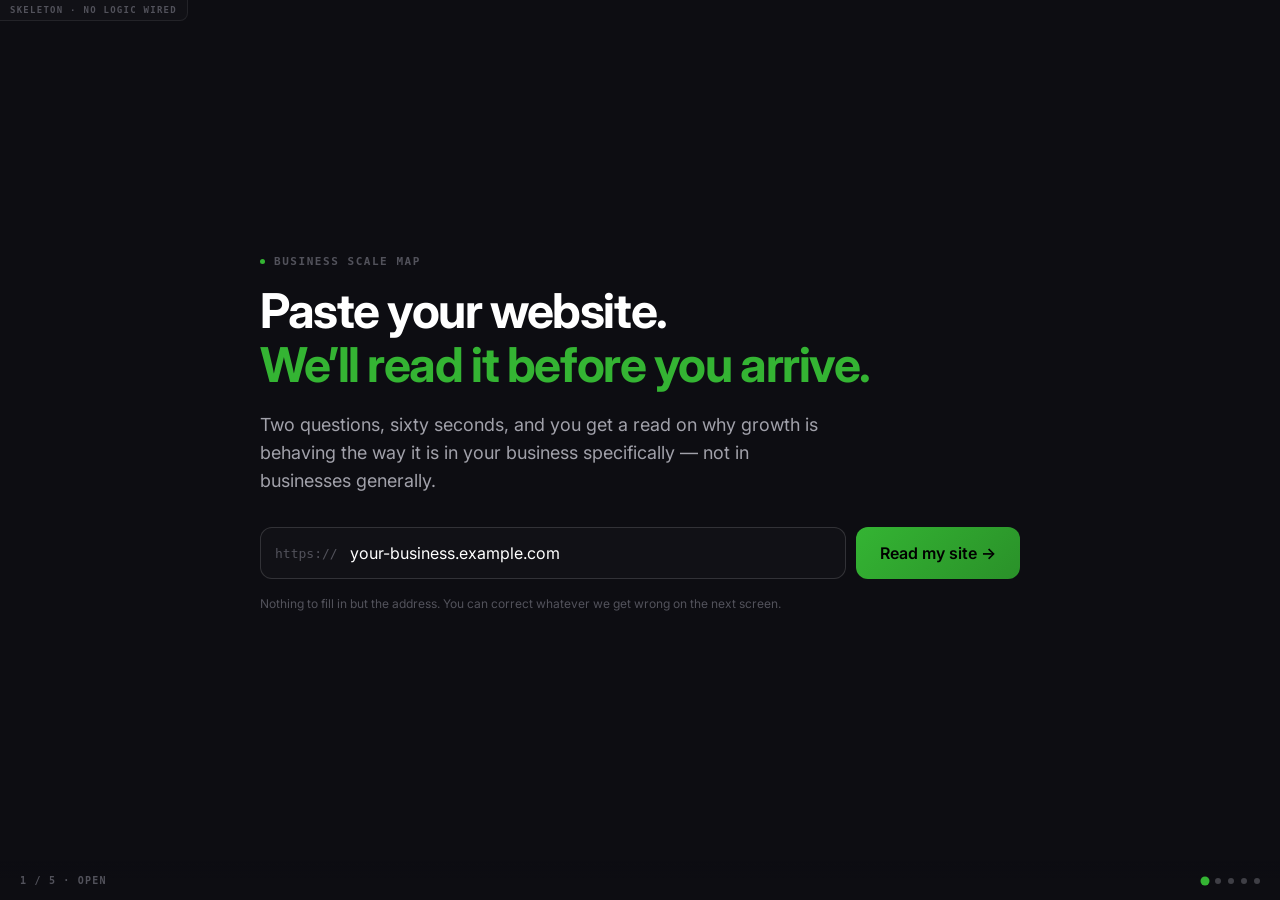
<file: index.html>
<!doctype html>
<html lang="en">
<head>
<meta charset="utf-8" />
<meta name="viewport" content="width=device-width, initial-scale=1, viewport-fit=cover" />
<!-- This is an internal review artefact. It has been published to a public URL once
     already; noindex lives at SOURCE so it survives any future publish path rather
     than depending on the deploy script remembering. -->
<meta name="robots" content="noindex, nofollow" />
<title>Scale Map — skeleton</title>
<link rel="preconnect" href="https://fonts.googleapis.com" />
<link rel="preconnect" href="https://fonts.gstatic.com" crossorigin />
<link href="https://fonts.googleapis.com/css2?family=Inter:wght@400;600;700&display=swap" rel="stylesheet" />
<link rel="stylesheet" href="skeleton.css" />
</head>
<body>

<div class="mocktag">Skeleton · no logic wired</div>

<main class="snap" id="snap">

  <!-- ══ 1 · OPEN ══════════════════════════════════════════════════ -->
  <section class="scene" id="s1" aria-labelledby="s1h">
    <div class="wrap">
      <p class="eyebrow rise">Business Scale Map</p>

      <h1 class="h-xl mt-4 rise" id="s1h">
        Paste your website.<br />
        <span class="accent">We&rsquo;ll read it before you arrive.</span>
      </h1>

      <p class="lede mt-5 rise" style="max-width: 52ch;">
        Two questions, sixty seconds, and you get a read on why growth is behaving
        the way it is in your business specifically &mdash; not in businesses generally.
      </p>

      <div class="urlbar mt-8 rise">
        <label class="urlfield" for="url">
          <span class="scheme">https://</span>
          <input id="url" type="text" value="your-business.example.com"
                 autocomplete="off" spellcheck="false" aria-label="Your website address" />
        </label>
        <button class="btn btn-wide" data-go="#s2">Read my site &rarr;</button>
      </div>

      <p class="micro mt-4 rise">
        Nothing to fill in but the address. You can correct whatever we get wrong on the next screen.
      </p>
    </div>
  </section>

  <!-- ══ 2 · ASK ═══════════════════════════════════════════════════ -->
  <section class="scene" id="s2" aria-labelledby="s2h">
    <div class="wrap">
      <p class="eyebrow rise">Check our reading</p>

      <h2 class="h-lg mt-4 rise" id="s2h">Here&rsquo;s what we read. Fix anything we got wrong.</h2>

      <p class="body mt-3 rise" style="max-width: 56ch;">
        Not so we can tell you about your own business &mdash; you know it far better
        than we do. Only so the rest of this is about you and not about someone
        vaguely like you.
      </p>

      <div class="card mirror mt-5 rise">
        <dl>
          <div>
            <dt>What you sell</dt>
            <dd>Executive and team coaching &mdash; leadership development run as a
                structured program rather than one-off sessions.</dd>
          </div>
          <div>
            <dt>Who you sell to</dt>
            <dd>CEOs, C-suite executives and senior leadership teams.</dd>
          </div>
          <div>
            <dt>Where you are</dt>
            <dd>Example City &middot; two decades in business &middot; a small team.</dd>
          </div>
        </dl>
      </div>

      <div class="dx mt-8">
      <fieldset class="opts-group rise">
        <legend class="picker-legend">Where does business come from today?</legend>
        <p class="small picker-hint">Tick everything that&rsquo;s actually running.</p>
        <div class="opts" data-picker="channels">
          <!-- options injected from the same list as lib/selection.ts -->
        </div>
      </fieldset>

      <fieldset class="opts-group mt-6 mt-0-lg rise">
        <legend class="picker-legend">What&rsquo;s going wrong with it?</legend>
        <p class="small picker-hint">Be honest here &mdash; it&rsquo;s the only part we can&rsquo;t work out from your site.</p>
        <div class="opts" data-picker="problems">
          <!-- options injected -->
        </div>
      </fieldset>

      </div>

      <div class="mt-8 rise">
        <button class="btn btn-wide" data-go="#s3">Build my map &rarr;</button>
      </div>
    </div>
  </section>

  <!-- ══ 3 · DIAGNOSIS ═════════════════════════════════════════════ -->
  <section class="scene" id="s3" aria-labelledby="s3h">
    <div class="wrap">
      <p class="eyebrow rise">Your situation</p>

      <h2 class="h-lg mt-4 rise" id="s3h">
        Two decades of reputation, and still no way to know what next
        quarter looks like.
      </h2>

      <!-- The hedge. Two channels named ⇒ `hedged` confidence: we may not
           attribute a problem to a specific channel, and the copy has to say so
           out loud rather than quietly generalising. -->
      <p class="hedge body mt-4 rise">
        You named two places business comes from &mdash; people who refer you, and
        rooms you speak in. We can&rsquo;t tell from here which one is causing the
        swing, and we&rsquo;d be guessing if we said. This is what&rsquo;s true of both.
      </p>

      <div class="dx mt-5">
      <div class="dx-col">
      <!-- Credit before critique. This block renders ABOVE the broken one and
           that ordering is load-bearing, not a layout preference. On desktop the
           scene splits into two columns — both of these stay in the SAME column
           so "working above broken" holds at every width. -->
      <div class="card block block-good rise">
        <p class="block-head head-good"><span class="pip"></span>What&rsquo;s already working</p>
        <div class="mt-3">
          <div class="finding">
            <p class="finding-t">The right people are the ones reaching you.</p>
            <p class="finding-b">You didn&rsquo;t say the wrong buyers show up. With a
              C-suite buyer, that&rsquo;s reputation filtering for you &mdash; most
              businesses are trying to buy what you already have.</p>
          </div>
          <div class="finding">
            <p class="finding-t">The economics work.</p>
            <p class="finding-b">Cost wasn&rsquo;t on your list, so this isn&rsquo;t a pricing
              problem wearing a growth problem&rsquo;s clothes.</p>
          </div>
        </div>
      </div>

      <div class="card block mt-3 rise">
        <p class="block-head head-bad"><span class="pip"></span>What isn&rsquo;t</p>
        <div class="mt-3">
          <div class="finding">
            <p class="finding-t">It swings, and you can&rsquo;t see it coming.</p>
            <p class="finding-b">Both channels wait on someone else to act &mdash; a
              client to mention you, an organiser to book you.</p>
          </div>
          <div class="finding">
            <p class="finding-t">There aren&rsquo;t enough of them.</p>
            <p class="finding-b">Reputation is capped by how many people have already
              met you, and that number rises on its own terms.</p>
          </div>
          <div class="finding">
            <p class="finding-t">All of it runs through you.</p>
            <p class="finding-b">With a small team and both channels needing you in
              the room, your calendar is the ceiling.</p>
          </div>
        </div>
      </div>

      </div>

      <div class="dx-col">
      <div class="rise">
        <p class="block-head" style="color: var(--t5);"><span class="pip" style="background: var(--t5);"></span>What would have to change</p>
        <ol class="reqs mt-3">
          <li>Conversations start without you starting them.</li>
          <li>Next quarter is knowable in advance, not discovered.</li>
          <li>The filtering reputation does now keeps happening at higher volume.</li>
        </ol>
      </div>

      <div class="promise mt-4 rise">
        <p class="body t2"><b class="t1">On the session:</b> what a coaching business
          with a C-suite buyer does once referrals stop being the whole plan &mdash;
          and what the first ninety days look like from here.</p>
      </div>
      </div>
      </div>
    </div>
  </section>

  <!-- ══ 4 · PROOF ═════════════════════════════════════════════════ -->
  <section class="scene" id="s4" aria-labelledby="s4h">
    <div class="wrap">
      <p class="eyebrow rise">We&rsquo;ve been here before</p>

      <h2 class="h-lg mt-4 rise" id="s4h">Different businesses. Same before-state.</h2>

      <p class="body mt-3 rise" style="max-width: 54ch;">
        These aren&rsquo;t coaches. They&rsquo;re picked because they walked in describing
        your situation, not your industry.
      </p>

      <div class="proofs mt-6 rise">

        <article class="card proof">
          <p class="proof-name">Greg Smart</p>
          <p class="proof-co">500 More &middot; United Kingdom</p>
          <blockquote class="proof-q">
            &ldquo;My motivation&hellip; was actually pretty focused and targeted on how do
            I find a systematic way to generate more leads.&rdquo;
          </blockquote>
          <p class="proof-why"><b>Why this one:</b> arrived naming the same two
            things you did &mdash; not enough of them, and no way to predict them.</p>
        </article>

        <article class="card proof">
          <p class="proof-name">Jason Rotman</p>
          <p class="proof-co">Elevate Financial &middot; United States</p>
          <blockquote class="proof-q">
            &ldquo;It has produced more quality leads in literally a month [than] I
            probably got in nine to 12 months of just traditional prospecting.&rdquo;
          </blockquote>
          <p class="proof-why"><b>Why this one:</b> an independent advisor whose
            growth ran entirely through him personally, same as yours does.</p>
        </article>

        <article class="card proof">
          <p class="proof-name">Karl Lashkari</p>
          <p class="proof-co">Men of Mastery &middot; Global</p>
          <blockquote class="proof-q">
            &ldquo;&hellip;I&rsquo;ve invested in other consultants and other things in the past.
            One thing that really stood out about [the program] was the personalization
            and holding your hand and being there with you along the way.&rdquo;
          </blockquote>
          <p class="proof-why"><b>Why this one:</b> sells a high-trust coaching
            relationship to senior people &mdash; the closest thing here to what you do.</p>
        </article>

      </div>
    </div>
  </section>

  <!-- ══ 5 · CTA ═══════════════════════════════════════════════════ -->
  <section class="scene" id="s5" aria-labelledby="s5h">
    <div class="wrap cta-wrap">
      <p class="eyebrow rise" style="display:inline-block;">Your next step</p>

      <h2 class="h-xl mt-4 rise" id="s5h">
        You know what&rsquo;s wrong.<br />
        <span class="accent">Come and find out what changes it.</span>
      </h2>

      <p class="lede mt-5 rise" style="max-width: 46ch; margin-left:auto; margin-right:auto;">
        Ninety minutes, live, no recording. Built for exactly the situation
        above &mdash; a business that works, growing in a way that doesn&rsquo;t.
      </p>

      <div class="mt-8 rise">
        <button class="btn btn-lg">Save my seat &rarr;</button>
      </div>

      <div class="mt-6 rise">
        <span class="cta-when">Thursday &middot; 11:00 AM MST</span>
      </div>
    </div>
  </section>

</main>

<nav class="rail" aria-label="Scene navigation">
  <span class="rail-label" id="railLabel">1 / 5 &middot; Open</span>
  <div class="dots" id="dots"></div>
</nav>

<script src="skeleton.js"></script>
</body>
</html>
</file>
<file: skeleton.css>
/*
 * Scale Map skeleton — visual mockup only.
 *
 * Tokens are lifted verbatim from app/globals.css on `main` so this reads as the
 * same object as the real app. Where a value here has no counterpart on main it
 * is marked NEW and exists only because the skeleton has scenes main doesn't.
 */

:root {
  --ink:        #0d0d12;
  --ink-2:      #111116;
  --surface:    rgba(255,255,255,0.02);
  --line:       rgba(255,255,255,0.08);
  --line-2:     rgba(255,255,255,0.14);

  --brand:      #34b433;
  --brand-2:    #34d399;
  --brand-dim:  #1d5f2b;

  --warn:       #fbbf24;
  --danger:     #ef4444;

  --t1: #ffffff;
  --t2: #e4e4e7;
  --t3: #a1a1aa;
  --t4: #71717a;
  --t5: #52525b;
  --t6: #3f3f46;

  --font-sans: 'Inter', -apple-system, BlinkMacSystemFont, 'Segoe UI', sans-serif;
  --font-mono: 'SF Mono', 'Fira Code', ui-monospace, monospace;

  /* The prospect's own brand colour is injected per-map in the real app. The
     example persona here is fictional and has no brand colour, so this stays on
     the QS green fallback. */
  --accent: #34b433;
  --accent-soft: rgba(52,180,51,0.14);

  color-scheme: dark;
}

* { box-sizing: border-box; }

html, body {
  margin: 0;
  overflow-x: hidden;
  background: var(--ink);
  color: var(--t2);
  font-family: var(--font-sans);
  -webkit-font-smoothing: antialiased;
}

h1, h2, h3 {
  color: var(--t1);
  letter-spacing: -0.03em;
  font-weight: 700;
  margin: 0;
}

p { margin: 0; }

/* ── chrome ────────────────────────────────────────────────────────── */

.eyebrow {
  font-family: var(--font-mono);
  font-size: 11px;
  font-weight: 700;
  letter-spacing: 0.14em;
  text-transform: uppercase;
  color: var(--t5);
}
.eyebrow::before {
  content: '';
  display: inline-block;
  width: 5px; height: 5px;
  border-radius: 50%;
  background: var(--accent);
  margin-right: 9px;
  vertical-align: middle;
}

.card {
  background: var(--surface);
  border: 1px solid var(--line);
  border-radius: 14px;
}

.snap {
  scroll-snap-type: y proximity;
  overflow-y: auto;
  height: 100svh;
  scroll-behavior: smooth;
}

.scene {
  min-height: 100svh;
  scroll-snap-align: start;
  display: flex;
  flex-direction: column;
  justify-content: safe center;
  padding: 56px 20px 104px;
  overflow-x: hidden;
}

@media (min-width: 768px) {
  .scene { padding: 72px 56px 104px; }
}

.wrap { width: 100%; max-width: 760px; margin: 0 auto; }

/* NEW — the skeleton has no countdown bar, so the rail carries scene position. */
.rail {
  position: fixed;
  left: 0; right: 0; bottom: 0;
  z-index: 40;
  display: flex;
  align-items: center;
  justify-content: space-between;
  gap: 12px;
  padding: 14px 20px calc(14px + env(safe-area-inset-bottom));
  background: linear-gradient(to top, var(--ink) 55%, rgba(13,13,18,0));
}
.dots { display: flex; gap: 7px; }
.dot {
  width: 6px; height: 6px;
  border-radius: 50%;
  background: var(--t6);
  border: 0; padding: 0;
  cursor: pointer;
  transition: background 0.25s ease, transform 0.25s ease;
}
.dot[aria-current='true'] { background: var(--accent); transform: scale(1.5); }
.rail-label {
  font-family: var(--font-mono);
  font-size: 10px;
  font-weight: 700;
  letter-spacing: 0.12em;
  text-transform: uppercase;
  color: var(--t5);
}

/* NEW — honesty tag. This is a mockup and should never be mistaken for the app. */
.mocktag {
  position: fixed;
  top: 0; left: 0;
  z-index: 50;
  font-family: var(--font-mono);
  font-size: 9px;
  font-weight: 700;
  letter-spacing: 0.14em;
  text-transform: uppercase;
  color: var(--t5);
  background: var(--ink-2);
  border-right: 1px solid var(--line);
  border-bottom: 1px solid var(--line);
  border-bottom-right-radius: 8px;
  padding: 5px 10px;
}

/* ── type scale ────────────────────────────────────────────────────── */

.h-xl { font-size: 30px; line-height: 1.12; }
.h-lg { font-size: 26px; line-height: 1.15; }
.h-md { font-size: 19px; line-height: 1.25; }
.lede { font-size: 16px; line-height: 1.55; color: var(--t3); }
.body { font-size: 15px; line-height: 1.6; color: var(--t3); }
.small { font-size: 13px; line-height: 1.55; color: var(--t4); }
.micro { font-size: 12px; line-height: 1.5; color: var(--t5); }

@media (min-width: 768px) {
  .h-xl { font-size: 48px; }
  .h-lg { font-size: 38px; }
  .h-md { font-size: 22px; }
  .lede { font-size: 18px; }
}

.accent { color: var(--accent); }
.t1 { color: var(--t1); }
.t2 { color: var(--t2); }

.mt-2 { margin-top: 8px; }
.mt-3 { margin-top: 12px; }
.mt-4 { margin-top: 16px; }
.mt-5 { margin-top: 20px; }
.mt-6 { margin-top: 24px; }
.mt-8 { margin-top: 32px; }

/* ── scene 1 · open ────────────────────────────────────────────────── */

.urlbar {
  display: flex;
  flex-direction: column;
  gap: 10px;
}
@media (min-width: 560px) {
  .urlbar { flex-direction: row; }
}
.urlfield {
  flex: 1;
  min-width: 0;
  display: flex;
  align-items: center;
  gap: 10px;
  background: var(--surface);
  border: 1px solid var(--line-2);
  border-radius: 12px;
  padding: 0 14px;
  height: 52px;
}
.urlfield span.scheme {
  font-family: var(--font-mono);
  font-size: 13px;
  color: var(--t5);
  flex-shrink: 0;
}
.urlfield input {
  flex: 1;
  min-width: 0;
  background: transparent;
  border: 0;
  outline: none;
  color: var(--t1);
  font-family: var(--font-sans);
  font-size: 16px; /* 16px stops iOS zooming the page on focus */
}

.btn {
  display: inline-flex;
  align-items: center;
  justify-content: center;
  height: 52px;
  padding: 0 24px;
  border: 0;
  border-radius: 12px;
  font-family: var(--font-sans);
  font-size: 16px;
  font-weight: 600;
  color: #000;
  background: linear-gradient(135deg, #34b433, #2a9129);
  cursor: pointer;
  transition: transform 0.12s ease, filter 0.2s ease;
}
.btn:hover { filter: brightness(1.06); }
.btn:active { transform: scale(0.985); }
.btn:focus-visible {
  outline: 2px solid var(--accent);
  outline-offset: 3px;
}
.btn-wide { width: 100%; }
@media (min-width: 560px) {
  .btn-wide { width: auto; }
}

/* ── scene 2 · mirror + pickers ────────────────────────────────────── */

.mirror { padding: 18px; }
.mirror dl { margin: 0; display: grid; gap: 14px; }
.mirror dt {
  font-family: var(--font-mono);
  font-size: 10px;
  font-weight: 700;
  letter-spacing: 0.12em;
  text-transform: uppercase;
  color: var(--t5);
  margin-bottom: 4px;
}
.mirror dd { margin: 0; font-size: 15px; line-height: 1.5; color: var(--t2); }

/* Reset as a class, not inline: an inline `margin:0` silently beat the .mt-8
   utility on the fieldset and collapsed the gap between the mirror and the
   first picker. */
.opts-group {
  border: 0;
  padding: 0;
  margin-left: 0;
  margin-right: 0;
  margin-bottom: 0;
  min-width: 0;
}

.picker-legend {
  font-size: 15px;
  font-weight: 600;
  color: var(--t1);
  padding: 0;
  margin: 0 0 4px;
}
.picker-hint { margin-bottom: 12px; }

.opts {
  display: flex;
  flex-wrap: wrap;
  gap: 8px;
  border: 0; padding: 0; margin: 0;
}

.opt {
  display: inline-flex;
  align-items: center;
  gap: 9px;
  padding: 11px 14px 11px 12px;
  border: 1px solid var(--line-2);
  border-radius: 11px;
  background: var(--surface);
  color: var(--t3);
  font-size: 14px;
  line-height: 1.25;
  cursor: pointer;
  transition: border-color 0.18s ease, background 0.18s ease, color 0.18s ease;
  /* Tap targets stay ≥44px tall on a phone. */
  min-height: 44px;
}
.opt:hover { border-color: var(--t6); color: var(--t2); }
.opt input { position: absolute; opacity: 0; pointer-events: none; }
.opt .box {
  width: 17px; height: 17px;
  flex-shrink: 0;
  border: 1px solid var(--line-2);
  border-radius: 5px;
  display: grid;
  place-items: center;
  font-size: 10px;
  color: #000;
  transition: background 0.18s ease, border-color 0.18s ease;
}
.opt[data-on='true'] {
  border-color: color-mix(in srgb, var(--accent) 55%, transparent);
  background: var(--accent-soft);
  color: var(--t1);
}
.opt[data-on='true'] .box {
  background: var(--accent);
  border-color: var(--accent);
}
.opt:focus-within {
  outline: 2px solid var(--accent);
  outline-offset: 2px;
}

/* ── scene 3 · diagnosis ───────────────────────────────────────────── */

/*
 * The hedge. It is styled as a quiet aside rather than a warning banner: it is
 * a statement of what we can and can't know, not an error, and a yellow alert
 * box would read as "something went wrong".
 */
.hedge {
  border-left: 2px solid var(--t6);
  padding: 2px 0 2px 14px;
}

.block { padding: 18px; }

.block-head {
  display: flex;
  align-items: center;
  gap: 9px;
  font-family: var(--font-mono);
  font-size: 10px;
  font-weight: 700;
  letter-spacing: 0.12em;
  text-transform: uppercase;
}
.block-head .pip {
  width: 6px; height: 6px;
  border-radius: 50%;
  flex-shrink: 0;
}
.head-good { color: var(--brand-2); }
.head-good .pip { background: var(--brand-2); }
.head-bad { color: var(--warn); }
.head-bad .pip { background: var(--warn); }

/* Credit before critique: this ordering is load-bearing per the spec, so the
   working block carries a faint accent wash to make sure it reads first. */
.block-good {
  border-color: color-mix(in srgb, var(--brand-2) 22%, transparent);
  background: color-mix(in srgb, var(--brand-2) 5%, transparent);
}

.finding + .finding {
  margin-top: 14px;
  padding-top: 14px;
  border-top: 1px solid var(--line);
}
.finding-t { font-size: 15px; font-weight: 600; color: var(--t1); line-height: 1.35; }
.finding-b { font-size: 14px; line-height: 1.55; color: var(--t4); margin-top: 5px; }

/*
 * Desktop splits the diagnosis into two columns purely to fit: at 1280x800 the
 * single-column version was 1165px tall and the brief forbids a scene that
 * scrolls on desktop. The split is column-wise, never row-wise — "what's
 * working" and "what isn't" stay in ONE column so the credit-before-critique
 * ordering survives. On phones both columns stack and the reading order is
 * unchanged: working → broken → requirements → promise.
 */
.dx { display: grid; gap: 12px; }
.dx-col { min-width: 0; }
@media (min-width: 900px) {
  /* Asymmetric on purpose: the left column carries five findings and the right
     carries two blocks, so an even split leaves the right half empty while the
     left one wraps every line. The extra width buys back roughly a line per
     finding, which is most of what stopped the scene fitting in 800px. */
  .dx { grid-template-columns: 1.18fr 0.82fr; gap: 18px; align-items: start; }
  #s3 .wrap { max-width: 1060px; }
  #s3 { padding-top: 28px; padding-bottom: 48px; }
  #s3 .h-lg { font-size: 33px; }
  #s3 .block { padding: 16px; }
  #s3 .finding + .finding { margin-top: 11px; padding-top: 11px; }

  /* Scene 2 gets the same column treatment for the same reason: two stacked
     pickers put the submit button 1090px down the page. Channels and problems
     are independent questions, so side-by-side costs the reader nothing. */
  #s2 .dx { grid-template-columns: 1fr 1fr; }
  #s2 .mt-0-lg { margin-top: 0; }
  #s2 { padding-top: 48px; padding-bottom: 72px; }
}

.reqs { margin: 0; padding: 0; list-style: none; counter-reset: req; }
.reqs li {
  counter-increment: req;
  display: flex;
  gap: 12px;
  font-size: 15px;
  line-height: 1.5;
  color: var(--t2);
}
.reqs li + li { margin-top: 12px; }
.reqs li::before {
  content: counter(req);
  flex-shrink: 0;
  width: 22px; height: 22px;
  margin-top: 1px;
  border-radius: 50%;
  border: 1px solid color-mix(in srgb, var(--accent) 45%, transparent);
  color: var(--accent);
  font-family: var(--font-mono);
  font-size: 11px;
  font-weight: 700;
  display: grid;
  place-items: center;
}

.promise {
  border: 1px solid color-mix(in srgb, var(--accent) 30%, transparent);
  background: var(--accent-soft);
  border-radius: 14px;
  padding: 18px;
}

/* ── scene 4 · proof ───────────────────────────────────────────────── */

.proofs { display: grid; gap: 12px; }
@media (min-width: 900px) {
  .proofs { grid-template-columns: repeat(3, 1fr); }
}

.proof { padding: 18px; display: flex; flex-direction: column; }
.proof-name { font-size: 16px; font-weight: 700; color: var(--t1); }
.proof-co {
  font-family: var(--font-mono);
  font-size: 11px;
  letter-spacing: 0.06em;
  color: var(--t5);
  margin-top: 3px;
}
.proof-q {
  margin: 14px 0 0;
  font-size: 14px;
  line-height: 1.55;
  color: var(--t2);
  border-left: 2px solid color-mix(in srgb, var(--accent) 45%, transparent);
  padding-left: 12px;
}
.proof-why {
  margin-top: auto;
  padding-top: 14px;
  font-size: 12px;
  line-height: 1.5;
  color: var(--t5);
}
.proof-why b { color: var(--t3); font-weight: 600; }

/* ── scene 5 · cta ─────────────────────────────────────────────────── */

.cta-wrap { text-align: center; }
.cta-when {
  display: inline-flex;
  align-items: center;
  gap: 9px;
  border: 1px solid var(--line);
  border-radius: 999px;
  padding: 7px 15px;
  font-family: var(--font-mono);
  font-size: 11px;
  letter-spacing: 0.08em;
  color: var(--t4);
}
.btn-lg { height: 58px; padding: 0 34px; font-size: 17px; }

/* ── motion ────────────────────────────────────────────────────────── */

.rise {
  opacity: 0;
  transform: translateY(14px);
  transition: opacity 0.5s ease, transform 0.5s cubic-bezier(0.22, 1, 0.36, 1);
}
.rise.in { opacity: 1; transform: none; }

@media (prefers-reduced-motion: reduce) {
  *, *::before, *::after {
    animation-duration: 0.01ms !important;
    transition-duration: 0.01ms !important;
  }
  .snap { scroll-behavior: auto; }
  .rise { opacity: 1; transform: none; }
}
</file>
